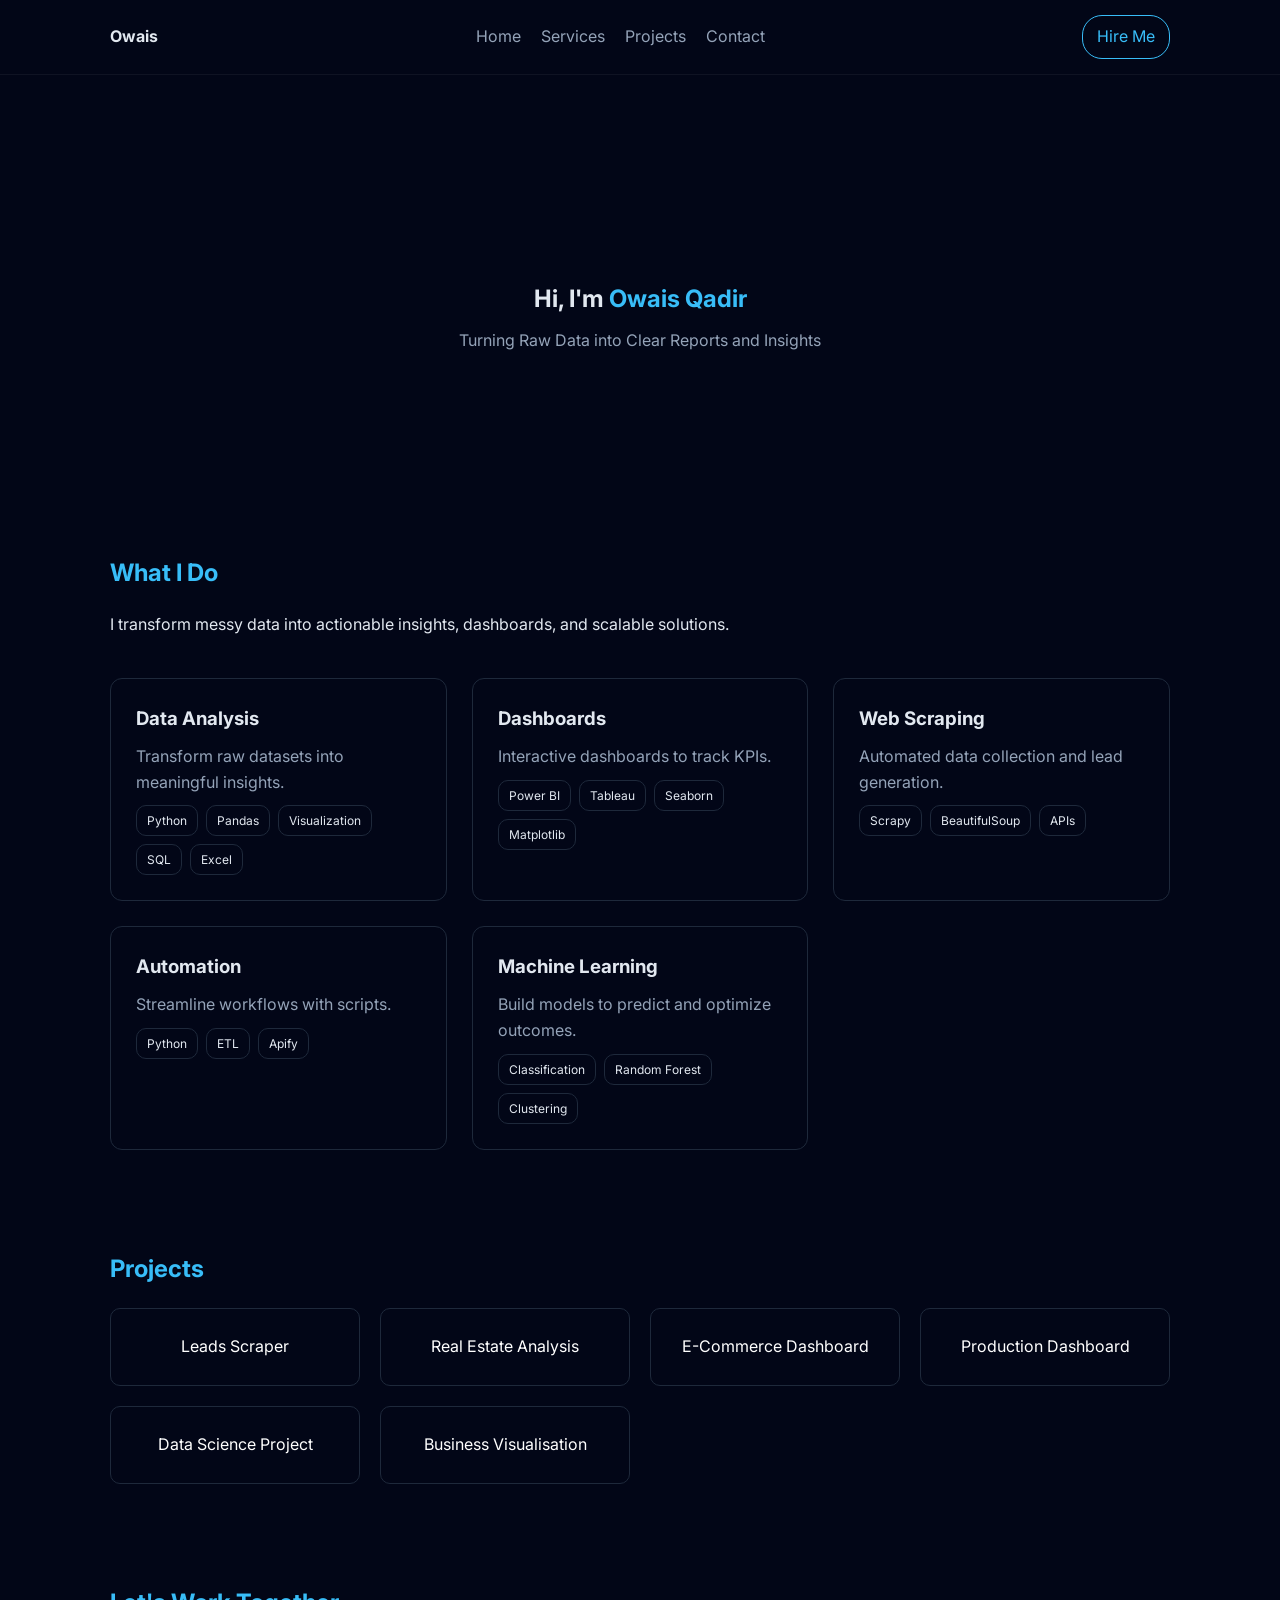
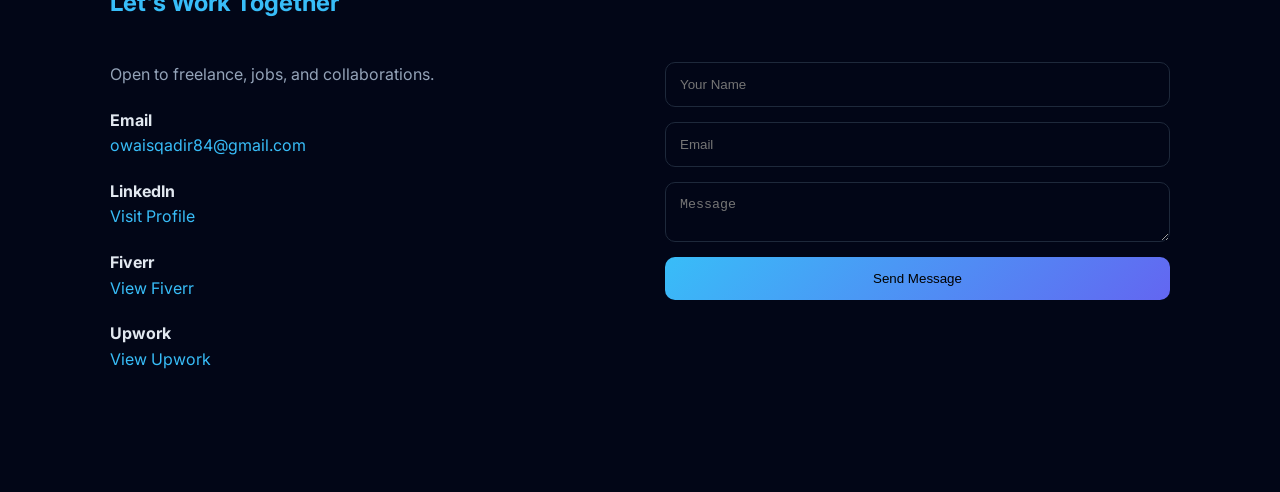
<file: index.html>
<!DOCTYPE html>
<html lang="en">
<head>
<meta charset="UTF-8">
<title>Owais Qadir | Portfolio</title>
<meta name="viewport" content="width=device-width, initial-scale=1.0">

<link href="https://fonts.googleapis.com/css2?family=Inter:wght@300;500;700&display=swap" rel="stylesheet">
<link rel="stylesheet" href="style.css?v=1000">
</head>

<body>

<nav class="nav">
<div class="nav-container">

<div class="logo">Owais</div>

<div class="nav-links">
<a href="#home">Home</a>
<a href="#services">Services</a>
<a href="#projects">Projects</a>
<a href="#contact">Contact</a>
</div>

<a href="#contact" class="hire-btn">Hire Me</a>

</div>
</nav>

<section id="home" class="hero">
<h1>Hi, I'm <span class="highlight">Owais Qadir</span></h1>
<p class="subtitle">Turning Raw Data into Clear Reports and Insights</p>
</section>

<section id="services" class="services reveal">

<div class="services-header">
<h2>What I Do</h2>
<p>I transform messy data into actionable insights, dashboards, and scalable solutions.</p>
</div>

<div class="services-grid">

<div class="service-card">
<h3>Data Analysis</h3>
<p>Transform raw datasets into meaningful insights.</p>
<div class="tags">
<span>Python</span><span>Pandas</span><span>Visualization</span><span>SQL</span><span>Excel</span>
</div>
</div>

<div class="service-card">
<h3>Dashboards</h3>
<p>Interactive dashboards to track KPIs.</p>
<div class="tags">
<span>Power BI</span><span>Tableau</span><span>Seaborn</span><span>Matplotlib</span>
</div>
</div>

<div class="service-card">
<h3>Web Scraping</h3>
<p>Automated data collection and lead generation.</p>
<div class="tags">
<span>Scrapy</span><span>BeautifulSoup</span><span>APIs</span>
</div>
</div>

<div class="service-card">
<h3>Automation</h3>
<p>Streamline workflows with scripts.</p>
<div class="tags">
<span>Python</span><span>ETL</span><span>Apify</span>
</div>
</div>

<div class="service-card">
<h3>Machine Learning</h3>
<p>Build models to predict and optimize outcomes.</p>
<div class="tags">
<span>Classification</span><span>Random Forest</span><span>Clustering</span>
</div>
</div>

</div>

</section>

<section id="projects" class="reveal">
<h2>Projects</h2>

<div class="grid">
<a href="project1.html" class="card">Leads Scraper</a>
<a href="project2.html" class="card">Real Estate Analysis</a>
<a href="project3.html" class="card">E-Commerce Dashboard</a>
<a href="project4.html" class="card">Production Dashboard</a>
<a href="project5.html" class="card">Data Science Project</a>
<a href="project6.html" class="card">Business Visualisation</a>
</div>

</section>

<section id="contact" class="contact reveal">

<h2>Let's Work Together</h2>

<div class="contact-grid">

<div class="contact-left">

<p>Open to freelance, jobs, and collaborations.</p>

<div class="contact-item">
<strong>Email</strong>
<p><a href="mailto:owaisqadir84@gmail.com">owaisqadir84@gmail.com</a></p>
</div>

<div class="contact-item">
<strong>LinkedIn</strong>
<p><a href="https://www.linkedin.com/in/owais-qadir" target="_blank">Visit Profile</a></p>
</div>

<div class="contact-item">
<strong>Fiverr</strong>
<p><a href="https://www.fiverr.com/users/owais_qadir01" target="_blank">View Fiverr</a></p>
</div>

<div class="contact-item">
<strong>Upwork</strong>
<p><a href="https://www.upwork.com/freelancers/owaisqadir" target="_blank">View Upwork</a></p>
</div>

</div>

<form 
class="contact-form"
action="https://formspree.io/f/mykbvrrq"
method="POST"
>

<input type="text" name="name" placeholder="Your Name" required>

<input type="email" name="email" placeholder="Email" required>

<textarea name="message" placeholder="Message" required></textarea>

<button type="submit" class="send-btn">
<span class="btn-text">Send Message</span>
<span class="btn-loader"></span>
</button>

<p class="form-success">
Message sent successfully! I'll get back to you soon.
</p>

</form>

</div>

</section>

<script src="script.js?v=1000"></script>

</body>
</html>
</file>
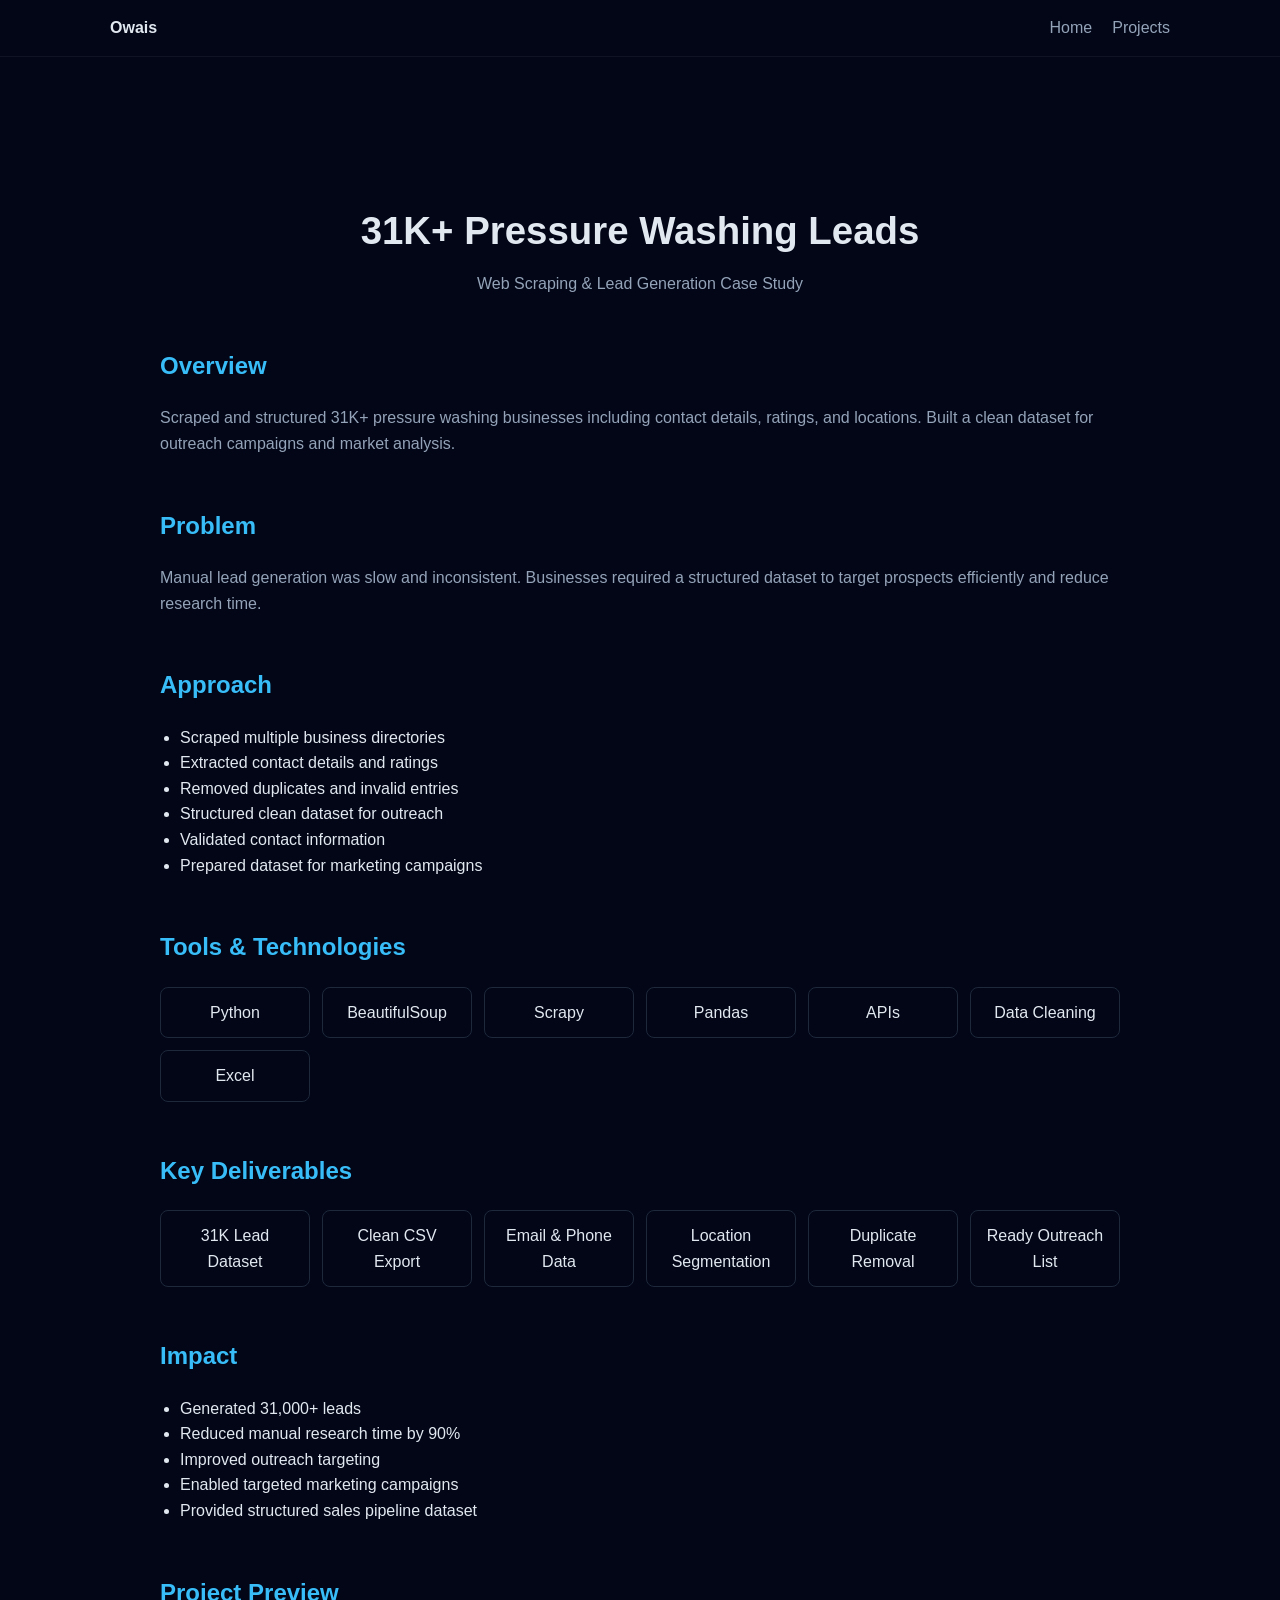
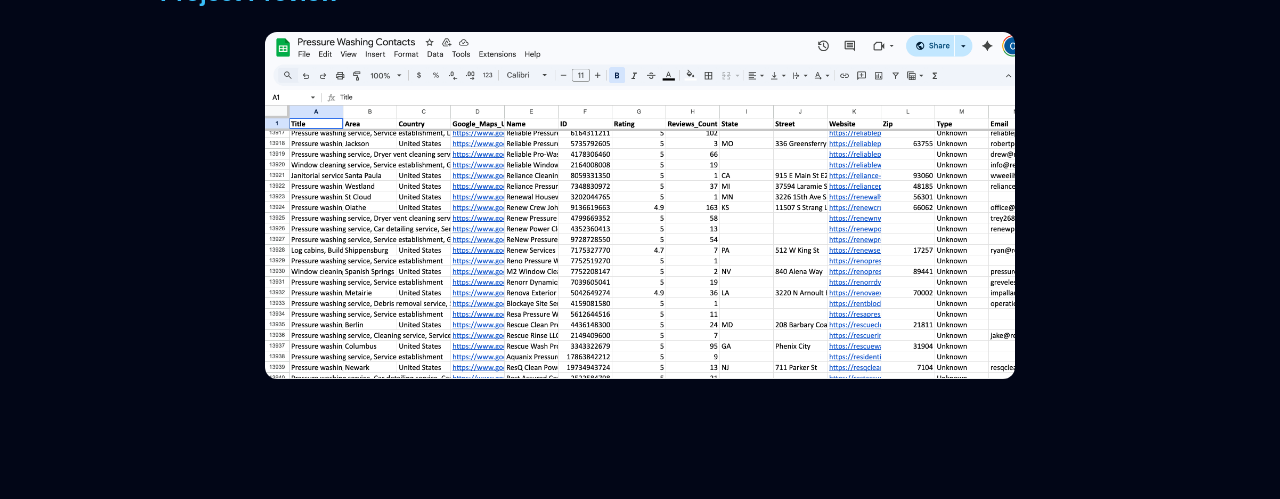
<file: project1.html>
<!DOCTYPE html>
<html lang="en">
<head>
<meta charset="UTF-8">
<title>31K+ Pressure Washing Leads | Owais Qadir</title>
<meta name="viewport" content="width=device-width, initial-scale=1.0">
<link rel="stylesheet" href="style.css?v=7">
</head>

<body class="project-page">

<nav class="nav">
  <div class="nav-container">
    <div class="logo">Owais</div>
    <div class="nav-links">
      <a href="index.html">Home</a>
      <a href="index.html#projects">Projects</a>
    </div>
  </div>
</nav>

<div class="case-container">

<!-- HERO -->
<div class="case-hero">
<h1>31K+ Pressure Washing Leads</h1>
<p>Web Scraping & Lead Generation Case Study</p>
</div>

<!-- OVERVIEW -->
<div class="case-block">
<h2>Overview</h2>
<p>
Scraped and structured 31K+ pressure washing businesses including contact 
details, ratings, and locations. Built a clean dataset for outreach 
campaigns and market analysis.
</p>
</div>

<!-- PROBLEM -->
<div class="case-block">
<h2>Problem</h2>
<p>
Manual lead generation was slow and inconsistent. Businesses required a 
structured dataset to target prospects efficiently and reduce research time.
</p>
</div>

<!-- APPROACH -->
<div class="case-block">
<h2>Approach</h2>

<ul>
<li>Scraped multiple business directories</li>
<li>Extracted contact details and ratings</li>
<li>Removed duplicates and invalid entries</li>
<li>Structured clean dataset for outreach</li>
<li>Validated contact information</li>
<li>Prepared dataset for marketing campaigns</li>
</ul>

</div>

<!-- TOOLS -->
<div class="case-block">
<h2>Tools & Technologies</h2>

<div class="case-cards">
<div class="case-card">Python</div>
<div class="case-card">BeautifulSoup</div>
<div class="case-card">Scrapy</div>
<div class="case-card">Pandas</div>
<div class="case-card">APIs</div>
<div class="case-card">Data Cleaning</div>
<div class="case-card">Excel</div>
</div>

</div>

<!-- DELIVERABLES -->
<div class="case-block">
<h2>Key Deliverables</h2>

<div class="case-cards">
<div class="case-card">31K Lead Dataset</div>
<div class="case-card">Clean CSV Export</div>
<div class="case-card">Email & Phone Data</div>
<div class="case-card">Location Segmentation</div>
<div class="case-card">Duplicate Removal</div>
<div class="case-card">Ready Outreach List</div>
</div>

</div>

<!-- IMPACT -->
<div class="case-block">
<h2>Impact</h2>

<ul>
<li>Generated 31,000+ leads</li>
<li>Reduced manual research time by 90%</li>
<li>Improved outreach targeting</li>
<li>Enabled targeted marketing campaigns</li>
<li>Provided structured sales pipeline dataset</li>
</ul>

</div>

<!-- IMAGE -->
<div class="case-block">
<h2>Project Preview</h2>

<div class="case-image">
<img src="images/project1.png" alt="Leads dataset preview">
</div>

</div>

</div>

<script src="script.js"></script>

</body>
</html>
</file>
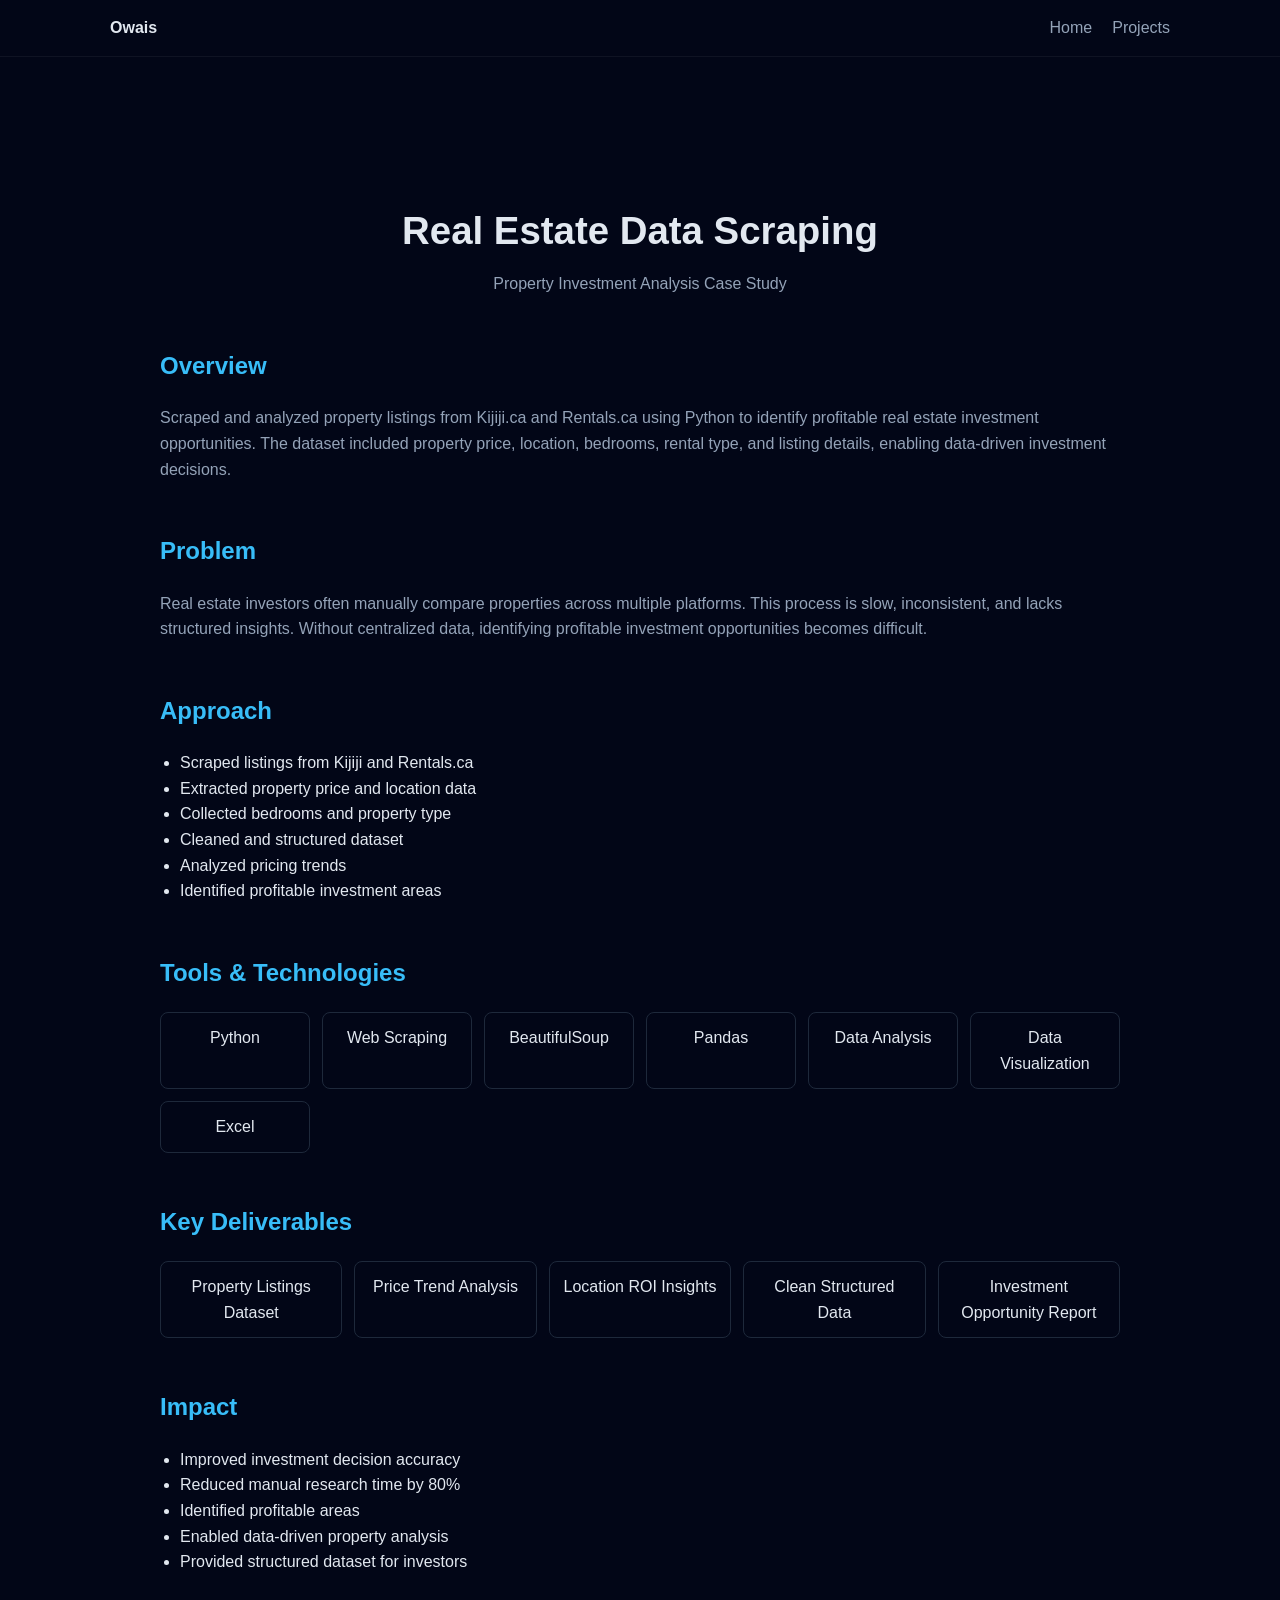
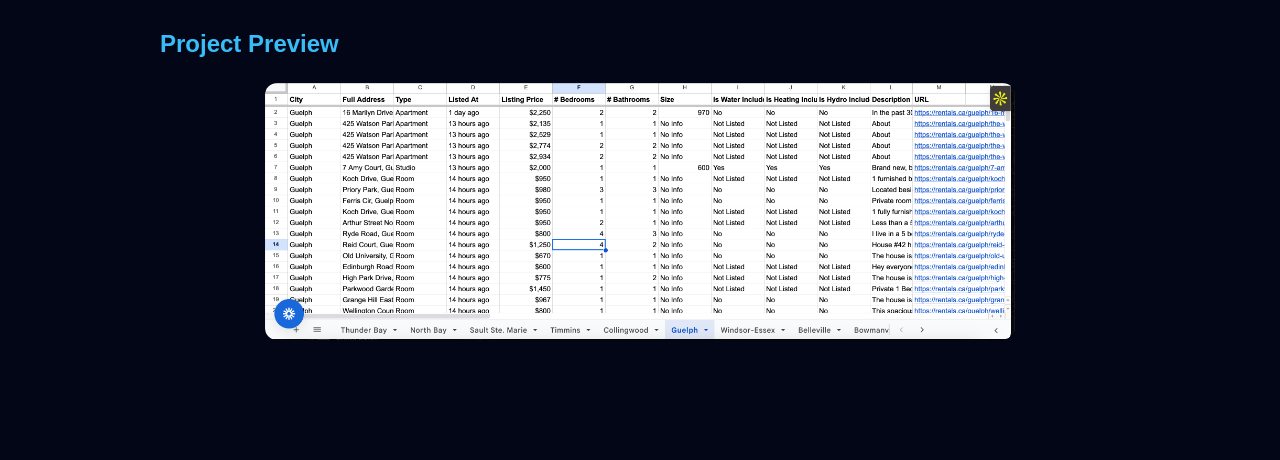
<file: project2.html>
<!DOCTYPE html>
<html lang="en">
<head>
<meta charset="UTF-8">
<title>Real Estate Data Scraping | Owais Qadir</title>
<meta name="viewport" content="width=device-width, initial-scale=1.0">
<link rel="stylesheet" href="style.css?v=8">
</head>

<body class="project-page">

<nav class="nav">
  <div class="nav-container">
    <div class="logo">Owais</div>
    <div class="nav-links">
      <a href="index.html">Home</a>
      <a href="index.html#projects">Projects</a>
    </div>
  </div>
</nav>

<div class="case-container">

<!-- HERO -->
<div class="case-hero">
<h1>Real Estate Data Scraping</h1>
<p>Property Investment Analysis Case Study</p>
</div>

<!-- OVERVIEW -->
<div class="case-block">
<h2>Overview</h2>
<p>
Scraped and analyzed property listings from Kijiji.ca and Rentals.ca using Python 
to identify profitable real estate investment opportunities. The dataset included 
property price, location, bedrooms, rental type, and listing details, enabling 
data-driven investment decisions.
</p>
</div>

<!-- PROBLEM -->
<div class="case-block">
<h2>Problem</h2>
<p>
Real estate investors often manually compare properties across multiple platforms. 
This process is slow, inconsistent, and lacks structured insights. Without 
centralized data, identifying profitable investment opportunities becomes difficult.
</p>
</div>

<!-- APPROACH -->
<div class="case-block">
<h2>Approach</h2>

<ul>
<li>Scraped listings from Kijiji and Rentals.ca</li>
<li>Extracted property price and location data</li>
<li>Collected bedrooms and property type</li>
<li>Cleaned and structured dataset</li>
<li>Analyzed pricing trends</li>
<li>Identified profitable investment areas</li>
</ul>

</div>

<!-- TOOLS -->
<div class="case-block">
<h2>Tools & Technologies</h2>

<div class="case-cards">
<div class="case-card">Python</div>
<div class="case-card">Web Scraping</div>
<div class="case-card">BeautifulSoup</div>
<div class="case-card">Pandas</div>
<div class="case-card">Data Analysis</div>
<div class="case-card">Data Visualization</div>
<div class="case-card">Excel</div>
</div>

</div>

<!-- DELIVERABLES -->
<div class="case-block">
<h2>Key Deliverables</h2>

<div class="case-cards">
<div class="case-card">Property Listings Dataset</div>
<div class="case-card">Price Trend Analysis</div>
<div class="case-card">Location ROI Insights</div>
<div class="case-card">Clean Structured Data</div>
<div class="case-card">Investment Opportunity Report</div>
</div>

</div>

<!-- IMPACT -->
<div class="case-block">
<h2>Impact</h2>

<ul>
<li>Improved investment decision accuracy</li>
<li>Reduced manual research time by 80%</li>
<li>Identified profitable areas</li>
<li>Enabled data-driven property analysis</li>
<li>Provided structured dataset for investors</li>
</ul>

</div>

<!-- IMAGE -->
<div class="case-block">
<h2>Project Preview</h2>

<div class="case-image">
<img src="images/project2.png" alt="Real estate dashboard">
</div>

</div>

</div>

<script src="script.js"></script>

</body>
</html>
</file>
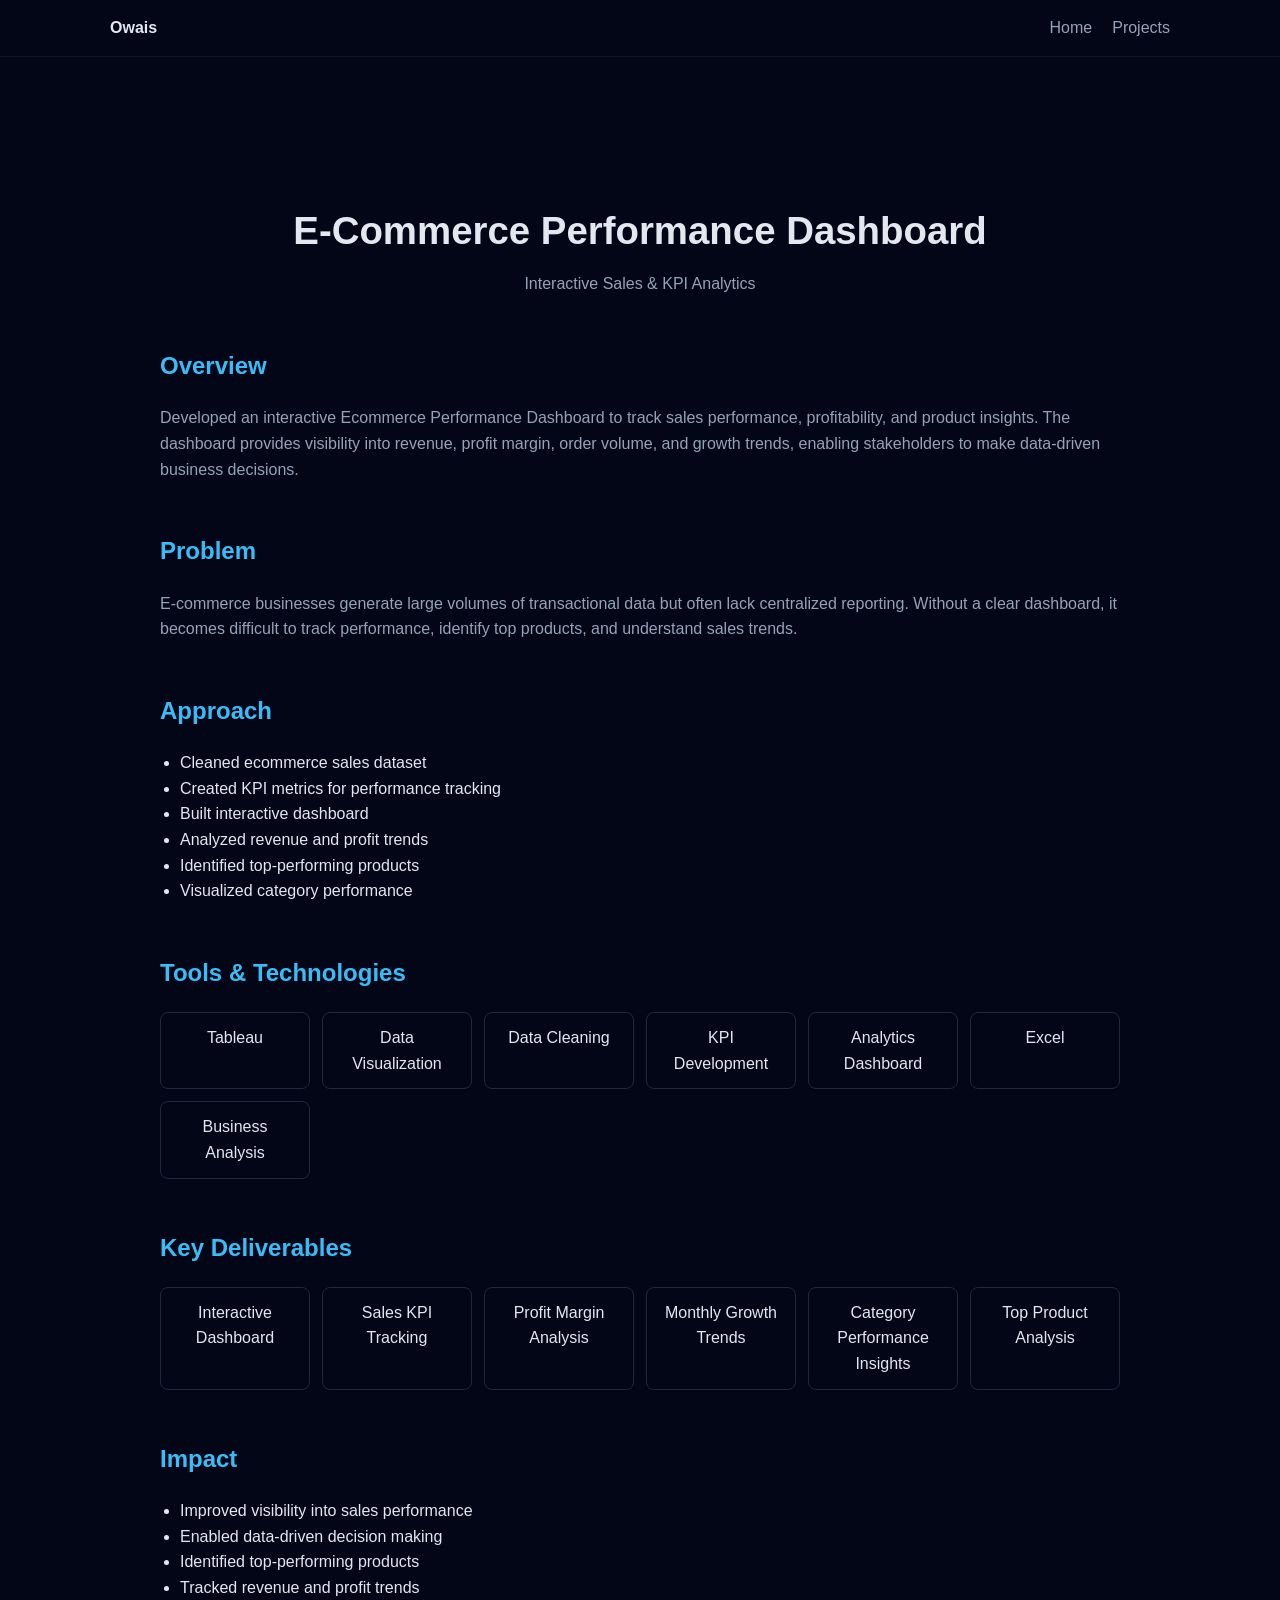
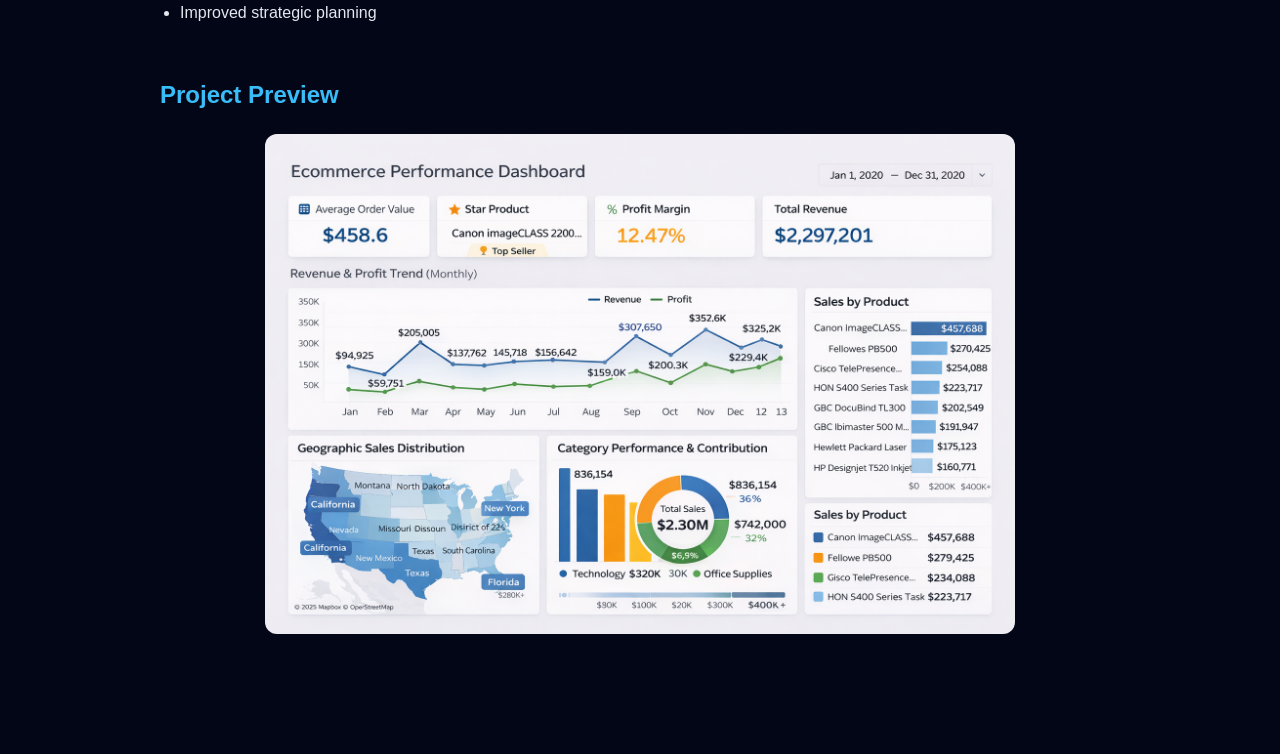
<file: project3.html>
<!DOCTYPE html>
<html lang="en">
<head>
<meta charset="UTF-8">
<title>E-Commerce Performance Dashboard | Owais Qadir</title>
<meta name="viewport" content="width=device-width, initial-scale=1.0">
<link rel="stylesheet" href="style.css?v=9">
</head>

<body class="project-page">

<nav class="nav">
  <div class="nav-container">
    <div class="logo">Owais</div>
    <div class="nav-links">
      <a href="index.html">Home</a>
      <a href="index.html#projects">Projects</a>
    </div>
  </div>
</nav>

<div class="case-container">

<!-- HERO -->
<div class="case-hero">
<h1>E-Commerce Performance Dashboard</h1>
<p>Interactive Sales & KPI Analytics</p>
</div>

<!-- OVERVIEW -->
<div class="case-block">
<h2>Overview</h2>
<p>
Developed an interactive Ecommerce Performance Dashboard to track sales performance,
profitability, and product insights. The dashboard provides visibility into revenue,
profit margin, order volume, and growth trends, enabling stakeholders to make
data-driven business decisions.
</p>
</div>

<!-- PROBLEM -->
<div class="case-block">
<h2>Problem</h2>
<p>
E-commerce businesses generate large volumes of transactional data but often lack
centralized reporting. Without a clear dashboard, it becomes difficult to track
performance, identify top products, and understand sales trends.
</p>
</div>

<!-- APPROACH -->
<div class="case-block">
<h2>Approach</h2>

<ul>
<li>Cleaned ecommerce sales dataset</li>
<li>Created KPI metrics for performance tracking</li>
<li>Built interactive dashboard</li>
<li>Analyzed revenue and profit trends</li>
<li>Identified top-performing products</li>
<li>Visualized category performance</li>
</ul>

</div>

<!-- TOOLS -->
<div class="case-block">
<h2>Tools & Technologies</h2>

<div class="case-cards">
<div class="case-card">Tableau</div>
<div class="case-card">Data Visualization</div>
<div class="case-card">Data Cleaning</div>
<div class="case-card">KPI Development</div>
<div class="case-card">Analytics Dashboard</div>
<div class="case-card">Excel</div>
<div class="case-card">Business Analysis</div>
</div>

</div>

<!-- DELIVERABLES -->
<div class="case-block">
<h2>Key Deliverables</h2>

<div class="case-cards">
<div class="case-card">Interactive Dashboard</div>
<div class="case-card">Sales KPI Tracking</div>
<div class="case-card">Profit Margin Analysis</div>
<div class="case-card">Monthly Growth Trends</div>
<div class="case-card">Category Performance Insights</div>
<div class="case-card">Top Product Analysis</div>
</div>

</div>

<!-- IMPACT -->
<div class="case-block">
<h2>Impact</h2>

<ul>
<li>Improved visibility into sales performance</li>
<li>Enabled data-driven decision making</li>
<li>Identified top-performing products</li>
<li>Tracked revenue and profit trends</li>
<li>Improved strategic planning</li>
</ul>

</div>

<!-- IMAGE -->
<div class="case-block">
<h2>Project Preview</h2>

<div class="case-image">
<img src="images/project3.png" alt="Ecommerce dashboard">
</div>

</div>

</div>

<script src="script.js"></script>

</body>
</html>
</file>
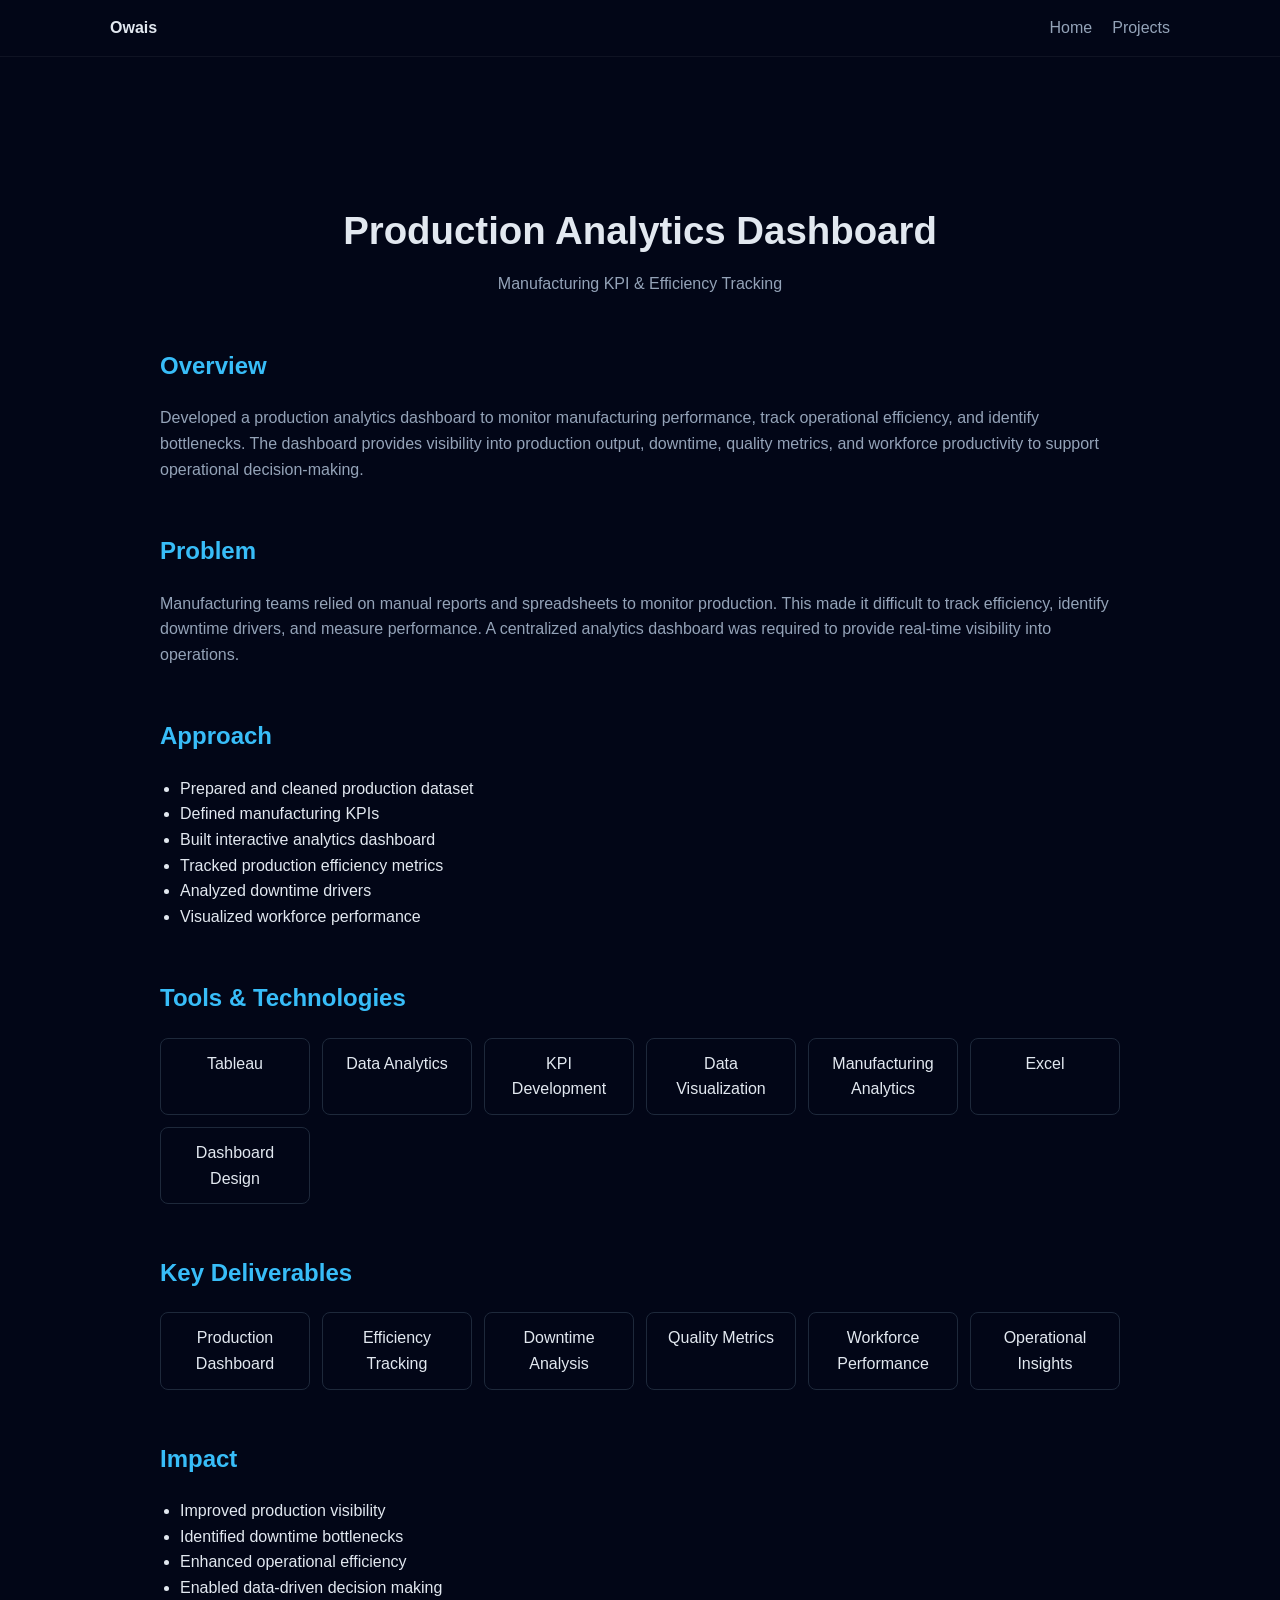
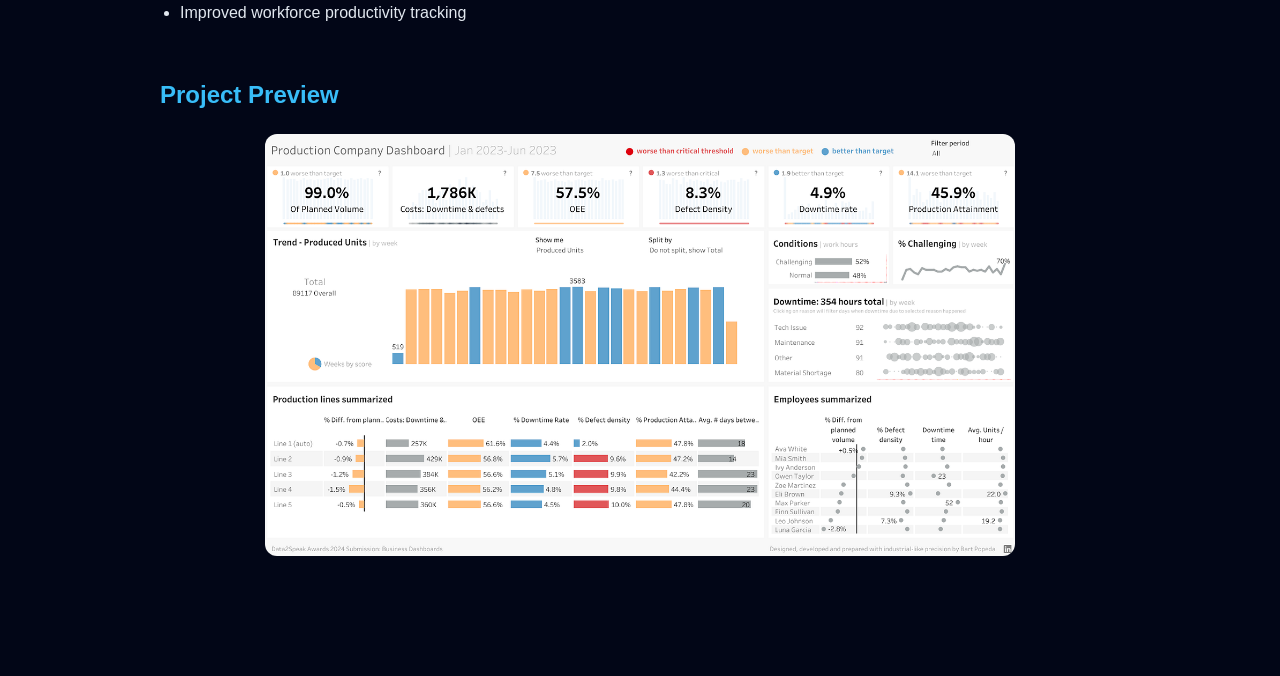
<file: project4.html>
<!DOCTYPE html>
<html lang="en">
<head>
<meta charset="UTF-8">
<title>Production Analytics Dashboard | Owais Qadir</title>
<meta name="viewport" content="width=device-width, initial-scale=1.0">
<link rel="stylesheet" href="style.css?v=10">
</head>

<body class="project-page">

<nav class="nav">
  <div class="nav-container">
    <div class="logo">Owais</div>
    <div class="nav-links">
      <a href="index.html">Home</a>
      <a href="index.html#projects">Projects</a>
    </div>
  </div>
</nav>

<div class="case-container">

<!-- HERO -->
<div class="case-hero">
<h1>Production Analytics Dashboard</h1>
<p>Manufacturing KPI & Efficiency Tracking</p>
</div>

<!-- OVERVIEW -->
<div class="case-block">
<h2>Overview</h2>
<p>
Developed a production analytics dashboard to monitor manufacturing performance,
track operational efficiency, and identify bottlenecks. The dashboard provides
visibility into production output, downtime, quality metrics, and workforce
productivity to support operational decision-making.
</p>
</div>

<!-- PROBLEM -->
<div class="case-block">
<h2>Problem</h2>
<p>
Manufacturing teams relied on manual reports and spreadsheets to monitor production.
This made it difficult to track efficiency, identify downtime drivers, and measure
performance. A centralized analytics dashboard was required to provide real-time
visibility into operations.
</p>
</div>

<!-- APPROACH -->
<div class="case-block">
<h2>Approach</h2>

<ul>
<li>Prepared and cleaned production dataset</li>
<li>Defined manufacturing KPIs</li>
<li>Built interactive analytics dashboard</li>
<li>Tracked production efficiency metrics</li>
<li>Analyzed downtime drivers</li>
<li>Visualized workforce performance</li>
</ul>

</div>

<!-- TOOLS -->
<div class="case-block">
<h2>Tools & Technologies</h2>

<div class="case-cards">
<div class="case-card">Tableau</div>
<div class="case-card">Data Analytics</div>
<div class="case-card">KPI Development</div>
<div class="case-card">Data Visualization</div>
<div class="case-card">Manufacturing Analytics</div>
<div class="case-card">Excel</div>
<div class="case-card">Dashboard Design</div>
</div>

</div>

<!-- DELIVERABLES -->
<div class="case-block">
<h2>Key Deliverables</h2>

<div class="case-cards">
<div class="case-card">Production Dashboard</div>
<div class="case-card">Efficiency Tracking</div>
<div class="case-card">Downtime Analysis</div>
<div class="case-card">Quality Metrics</div>
<div class="case-card">Workforce Performance</div>
<div class="case-card">Operational Insights</div>
</div>

</div>

<!-- IMPACT -->
<div class="case-block">
<h2>Impact</h2>

<ul>
<li>Improved production visibility</li>
<li>Identified downtime bottlenecks</li>
<li>Enhanced operational efficiency</li>
<li>Enabled data-driven decision making</li>
<li>Improved workforce productivity tracking</li>
</ul>

</div>

<!-- IMAGE -->
<div class="case-block">
<h2>Project Preview</h2>

<div class="case-image">
<img src="images/project4.png" alt="Production dashboard">
</div>

</div>

</div>

<script src="script.js"></script>

</body>
</html>
</file>
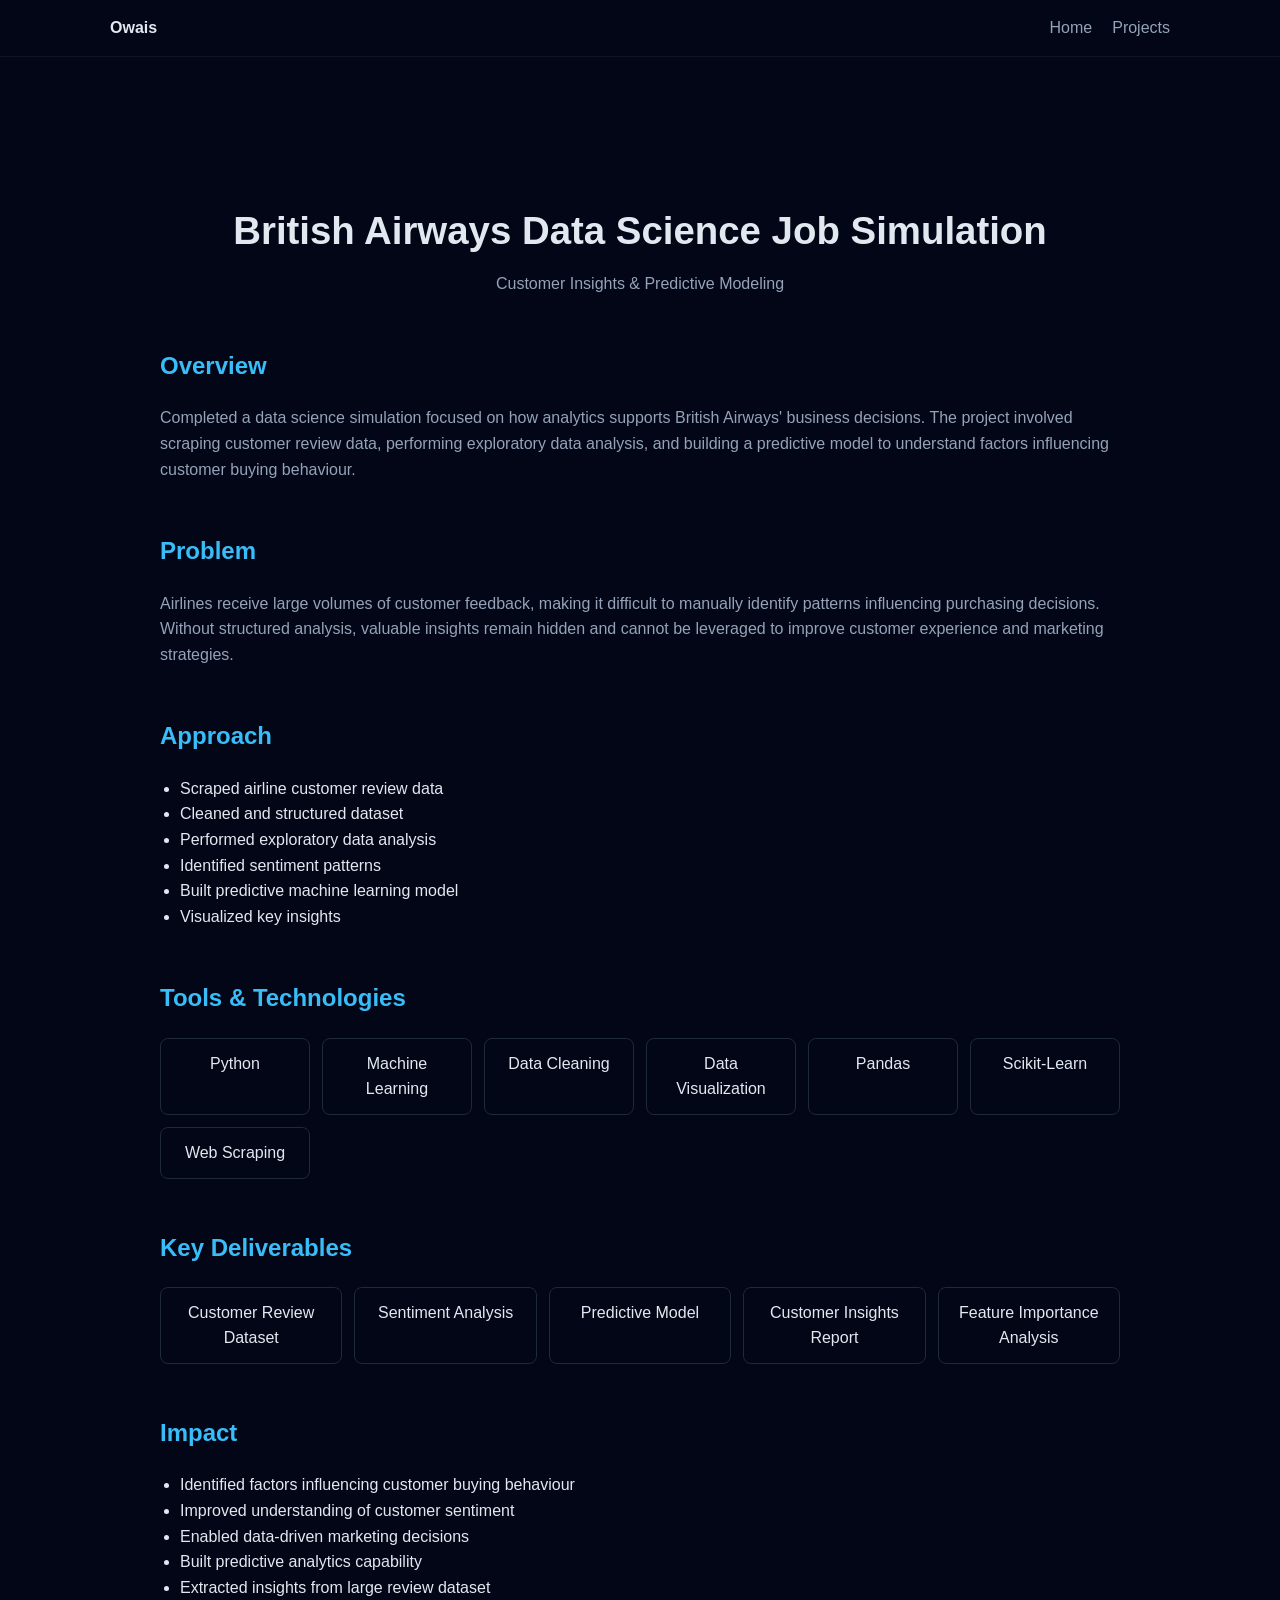
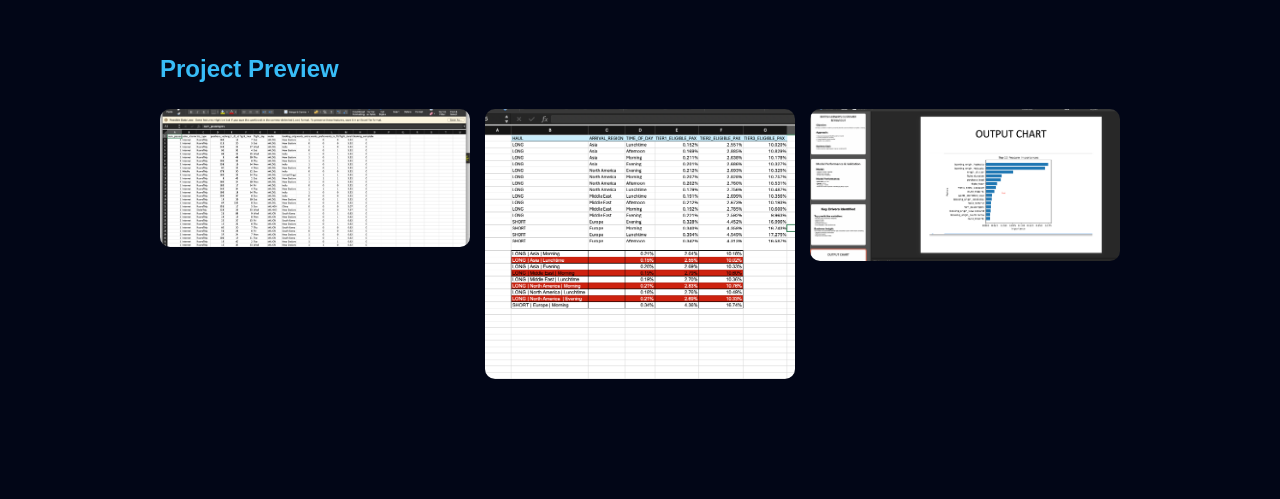
<file: project5.html>
<!DOCTYPE html>
<html lang="en">
<head>
<meta charset="UTF-8">
<title>British Airways Data Science | Owais Qadir</title>
<meta name="viewport" content="width=device-width, initial-scale=1.0">
<link rel="stylesheet" href="style.css?v=11">
</head>

<body class="project-page">

<nav class="nav">
  <div class="nav-container">
    <div class="logo">Owais</div>
    <div class="nav-links">
      <a href="index.html">Home</a>
      <a href="index.html#projects">Projects</a>
    </div>
  </div>
</nav>

<div class="case-container">

<!-- HERO -->
<div class="case-hero">
<h1>British Airways Data Science Job Simulation</h1>
<p>Customer Insights & Predictive Modeling</p>
</div>

<!-- OVERVIEW -->
<div class="case-block">
<h2>Overview</h2>
<p>
Completed a data science simulation focused on how analytics supports British Airways' 
business decisions. The project involved scraping customer review data, performing 
exploratory data analysis, and building a predictive model to understand factors 
influencing customer buying behaviour.
</p>
</div>

<!-- PROBLEM -->
<div class="case-block">
<h2>Problem</h2>
<p>
Airlines receive large volumes of customer feedback, making it difficult to manually 
identify patterns influencing purchasing decisions. Without structured analysis, 
valuable insights remain hidden and cannot be leveraged to improve customer experience 
and marketing strategies.
</p>
</div>

<!-- APPROACH -->
<div class="case-block">
<h2>Approach</h2>

<ul>
<li>Scraped airline customer review data</li>
<li>Cleaned and structured dataset</li>
<li>Performed exploratory data analysis</li>
<li>Identified sentiment patterns</li>
<li>Built predictive machine learning model</li>
<li>Visualized key insights</li>
</ul>

</div>

<!-- TOOLS -->
<div class="case-block">
<h2>Tools & Technologies</h2>

<div class="case-cards">
<div class="case-card">Python</div>
<div class="case-card">Machine Learning</div>
<div class="case-card">Data Cleaning</div>
<div class="case-card">Data Visualization</div>
<div class="case-card">Pandas</div>
<div class="case-card">Scikit-Learn</div>
<div class="case-card">Web Scraping</div>
</div>

</div>

<!-- DELIVERABLES -->
<div class="case-block">
<h2>Key Deliverables</h2>

<div class="case-cards">
<div class="case-card">Customer Review Dataset</div>
<div class="case-card">Sentiment Analysis</div>
<div class="case-card">Predictive Model</div>
<div class="case-card">Customer Insights Report</div>
<div class="case-card">Feature Importance Analysis</div>
</div>

</div>

<!-- IMPACT -->
<div class="case-block">
<h2>Impact</h2>

<ul>
<li>Identified factors influencing customer buying behaviour</li>
<li>Improved understanding of customer sentiment</li>
<li>Enabled data-driven marketing decisions</li>
<li>Built predictive analytics capability</li>
<li>Extracted insights from large review dataset</li>
</ul>

</div>

<!-- IMAGES -->
<div class="case-block">
<h2>Project Preview</h2>

<div class="image-grid">
<img src="images/project5-1.png" alt="British Airways analysis 1">
<img src="images/project5-2.png" alt="British Airways analysis 2">
<img src="images/project5-3.png" alt="British Airways analysis 3">
</div>

</div>

</div>

<script src="script.js"></script>

</body>
</html>
</file>
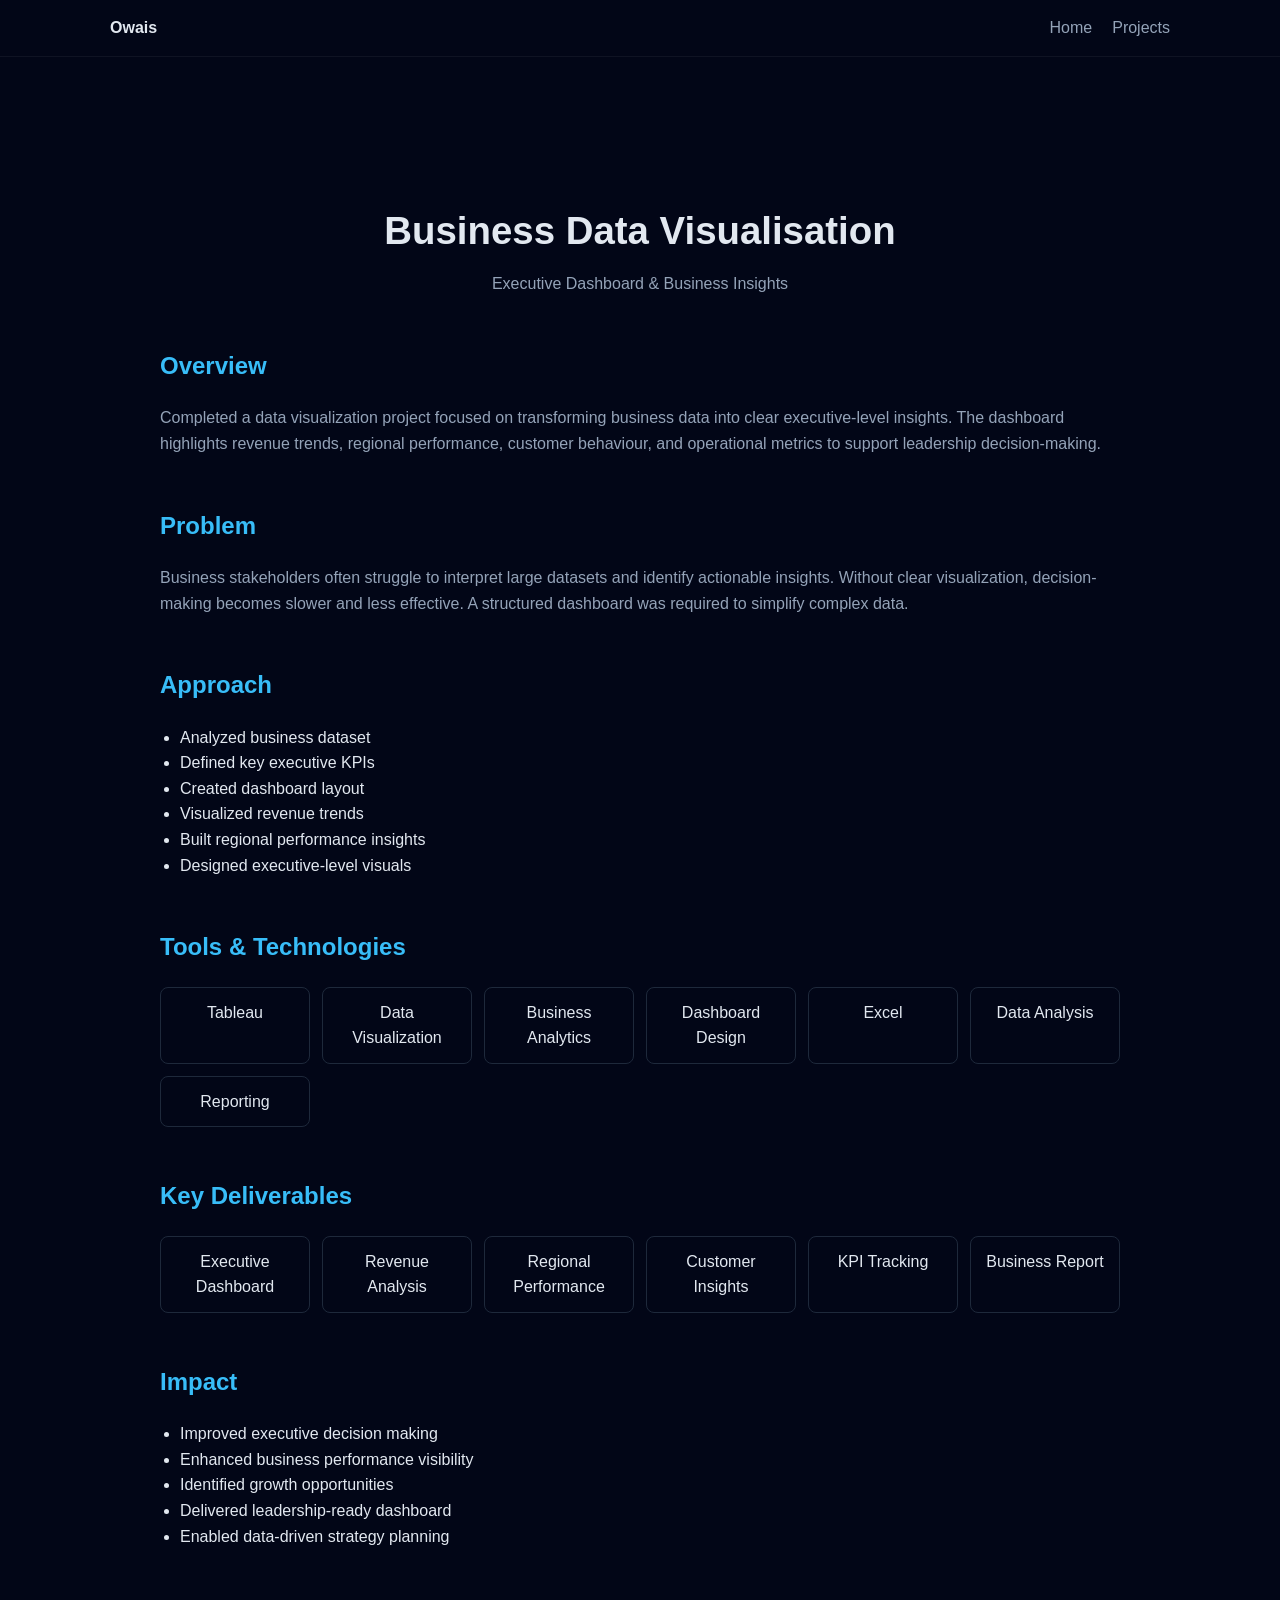
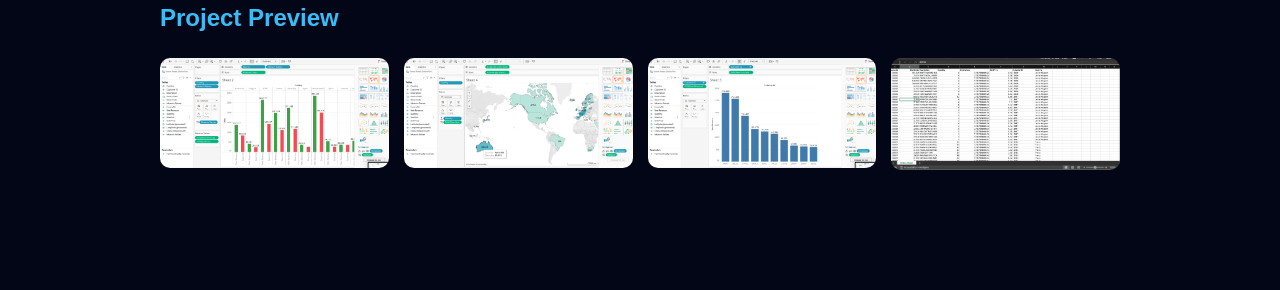
<file: project6.html>
<!DOCTYPE html>
<html lang="en">
<head>
<meta charset="UTF-8">
<title>Business Data Visualisation | Owais Qadir</title>
<meta name="viewport" content="width=device-width, initial-scale=1.0">
<link rel="stylesheet" href="style.css?v=12">
</head>

<body class="project-page">

<nav class="nav">
  <div class="nav-container">
    <div class="logo">Owais</div>
    <div class="nav-links">
      <a href="index.html">Home</a>
      <a href="index.html#projects">Projects</a>
    </div>
  </div>
</nav>

<div class="case-container">

<!-- HERO -->
<div class="case-hero">
<h1>Business Data Visualisation</h1>
<p>Executive Dashboard & Business Insights</p>
</div>

<!-- OVERVIEW -->
<div class="case-block">
<h2>Overview</h2>
<p>
Completed a data visualization project focused on transforming business data into 
clear executive-level insights. The dashboard highlights revenue trends, regional 
performance, customer behaviour, and operational metrics to support leadership 
decision-making.
</p>
</div>

<!-- PROBLEM -->
<div class="case-block">
<h2>Problem</h2>
<p>
Business stakeholders often struggle to interpret large datasets and identify 
actionable insights. Without clear visualization, decision-making becomes slower 
and less effective. A structured dashboard was required to simplify complex data.
</p>
</div>

<!-- APPROACH -->
<div class="case-block">
<h2>Approach</h2>

<ul>
<li>Analyzed business dataset</li>
<li>Defined key executive KPIs</li>
<li>Created dashboard layout</li>
<li>Visualized revenue trends</li>
<li>Built regional performance insights</li>
<li>Designed executive-level visuals</li>
</ul>

</div>

<!-- TOOLS -->
<div class="case-block">
<h2>Tools & Technologies</h2>

<div class="case-cards">
<div class="case-card">Tableau</div>
<div class="case-card">Data Visualization</div>
<div class="case-card">Business Analytics</div>
<div class="case-card">Dashboard Design</div>
<div class="case-card">Excel</div>
<div class="case-card">Data Analysis</div>
<div class="case-card">Reporting</div>
</div>

</div>

<!-- DELIVERABLES -->
<div class="case-block">
<h2>Key Deliverables</h2>

<div class="case-cards">
<div class="case-card">Executive Dashboard</div>
<div class="case-card">Revenue Analysis</div>
<div class="case-card">Regional Performance</div>
<div class="case-card">Customer Insights</div>
<div class="case-card">KPI Tracking</div>
<div class="case-card">Business Report</div>
</div>

</div>

<!-- IMPACT -->
<div class="case-block">
<h2>Impact</h2>

<ul>
<li>Improved executive decision making</li>
<li>Enhanced business performance visibility</li>
<li>Identified growth opportunities</li>
<li>Delivered leadership-ready dashboard</li>
<li>Enabled data-driven strategy planning</li>
</ul>

</div>

<!-- IMAGES -->
<div class="case-block">
<h2>Project Preview</h2>

<div class="image-grid">
<img src="images/project6-1.png" alt="Business dashboard 1">
<img src="images/project6-2.png" alt="Business dashboard 2">
<img src="images/project6-3.png" alt="Business dashboard 3">
<img src="images/project6-4.png" alt="Business dashboard 4">
</div>

</div>

</div>

<script src="script.js"></script>

</body>
</html>
</file>
<file: style.css>
/* ================= RESET ================= */
*{
margin:0;
padding:0;
box-sizing:border-box;
}

html,body{
background:#020617;
color:#e2e8f0;
font-family:'Inter',sans-serif;
line-height:1.6;
min-height:100vh;
}

/* ================= NAV ================= */

.nav{
position:fixed;
top:0;
width:100%;
background:#020617;
z-index:1000;
border-bottom:1px solid rgba(255,255,255,0.05);
}

.nav-container{
max-width:1100px;
margin:auto;
display:flex;
justify-content:space-between;
align-items:center;
padding:15px 20px;
}

.logo{
font-weight:700;
}

.nav-links{
display:flex;
gap:20px;
}

.nav-links a{
color:#94a3b8;
text-decoration:none;
}

.nav-links a:hover{
color:#38bdf8;
}

.hire-btn{
border:1px solid #38bdf8;
padding:8px 14px;
border-radius:20px;
color:#38bdf8;
text-decoration:none;
}

body{
padding-top:80px;
}

/* ================= HERO ================= */

.hero{
text-align:center;
padding:100px 20px;
}

.highlight{
color:#38bdf8;
}

.subtitle{
color:#94a3b8;
margin-top:10px;
}

/* ================= SECTIONS ================= */

section{
max-width:1100px;
margin:100px auto;
padding:0 20px;
}

h2{
color:#38bdf8;
margin-bottom:20px;
}

/* ================= SERVICES ================= */

.services-grid{
display:grid;
grid-template-columns:repeat(auto-fit,minmax(260px,1fr));
gap:25px;
margin-top:40px;
}

.service-card{
background:#020617;
border:1px solid #1e293b;
padding:25px;
border-radius:12px;
transition:.3s;
}

.service-card:hover{
border:1px solid #38bdf8;
transform:translateY(-5px);
}

.service-card p{
color:#94a3b8;
margin:10px 0;
}

.tags{
display:flex;
flex-wrap:wrap;
gap:8px;
margin-top:10px;
}

.tags span{
background:#020617;
border:1px solid #1e293b;
padding:5px 10px;
border-radius:10px;
font-size:12px;
}

/* ================= PROJECT GRID ================= */

.grid{
display:grid;
grid-template-columns:repeat(auto-fit,minmax(250px,1fr));
gap:20px;
}

.card{
background:#020617;
border:1px solid #1e293b;
padding:25px;
border-radius:10px;
text-align:center;
text-decoration:none;
color:white;
transition:.3s;
}

.card:hover{
border:1px solid #38bdf8;
transform:translateY(-5px);
}

/* ================= CONTACT ================= */

.contact-grid{
display:grid;
grid-template-columns:1fr 1fr;
gap:50px;
margin-top:40px;
}

.contact-left p{
color:#94a3b8;
margin-bottom:20px;
}

.contact-item{
margin-bottom:20px;
}

.contact-item a{
color:#38bdf8;
text-decoration:none;
}

.contact-form{
display:flex;
flex-direction:column;
gap:15px;
}

.contact-form input,
.contact-form textarea{
padding:14px;
border-radius:10px;
border:1px solid #1e293b;
background:#020617;
color:white;
}

.contact-form button{
padding:14px;
background:linear-gradient(135deg,#38bdf8,#6366f1);
border:none;
border-radius:10px;
cursor:pointer;
}

/* ================= CASE STUDY ================= */

.case-container{
max-width:1000px;
margin:120px auto;
padding:0 20px;
}

.case-hero{
text-align:center;
margin-bottom:50px;
}

.case-hero h1{
font-size:2.4rem;
margin-bottom:10px;
}

.case-hero p{
color:#94a3b8;
}

.case-block{
margin-bottom:50px;
}

.case-block p{
color:#94a3b8;
margin-top:10px;
}

.case-block ul{
margin-top:10px;
padding-left:20px;
}

.case-cards{
display:grid;
grid-template-columns:repeat(auto-fit,minmax(150px,1fr));
gap:12px;
margin-top:15px;
}

.case-card{
background:#020617;
border:1px solid #1e293b;
padding:12px;
border-radius:8px;
text-align:center;
transition:.3s;
}

.case-card:hover{
border:1px solid #38bdf8;
}

/* ================= IMAGES ================= */

.case-image img{
width:100%;
max-width:750px;
display:block;
margin:auto;
border-radius:12px;
}

.image-grid{
display:grid;
grid-template-columns:repeat(auto-fit,minmax(220px,1fr));
gap:15px;
}

.image-grid img{
width:100%;
border-radius:10px;
cursor:zoom-in;
transition:.3s;
}

.image-grid img:hover{
transform:scale(1.02);
}

/* ================= IMAGE MODAL ================= */

.image-modal{
position:fixed;
inset:0;
background:rgba(0,0,0,0.95);
display:none;
justify-content:center;
align-items:center;
z-index:9999;
animation:fadeIn .3s;
}

.image-modal.active{
display:flex;
}

.modal-img{
max-width:90%;
max-height:90%;
border-radius:10px;
animation:zoomIn .3s;
}

.modal-prev,
.modal-next{
position:absolute;
top:50%;
transform:translateY(-50%);
background:rgba(0,0,0,0.6);
border:none;
color:white;
font-size:40px;
padding:10px 18px;
cursor:pointer;
border-radius:8px;
}

.modal-prev{left:30px;}
.modal-next{right:30px;}

.modal-prev:hover,
.modal-next:hover{
background:rgba(0,0,0,0.9);
}

/* ================= ANIMATIONS ================= */

@keyframes zoomIn{
from{transform:scale(.9);opacity:0;}
to{transform:scale(1);opacity:1;}
}

@keyframes fadeIn{
from{opacity:0;}
to{opacity:1;}
}

/* ================= MOBILE ================= */

@media(max-width:768px){

.nav-links{
display:none;
}

.contact-grid{
grid-template-columns:1fr;
}

.hero h1{
font-size:2rem;
}

}

.form-success{
display:none;
color:#22c55e;
margin-top:10px;
}

.form-success.show{
display:block;
}

.send-btn.loading{
opacity:.7;
pointer-events:none;
}

.btn-loader{
display:none;
}

.send-btn.loading .btn-text{
display:none;
}

.send-btn.loading .btn-loader{
display:inline-block;
width:18px;
height:18px;
border:2px solid white;
border-top:2px solid transparent;
border-radius:50%;
animation:spin .6s linear infinite;
}

@keyframes spin{
to{transform:rotate(360deg);}
}
</file>
